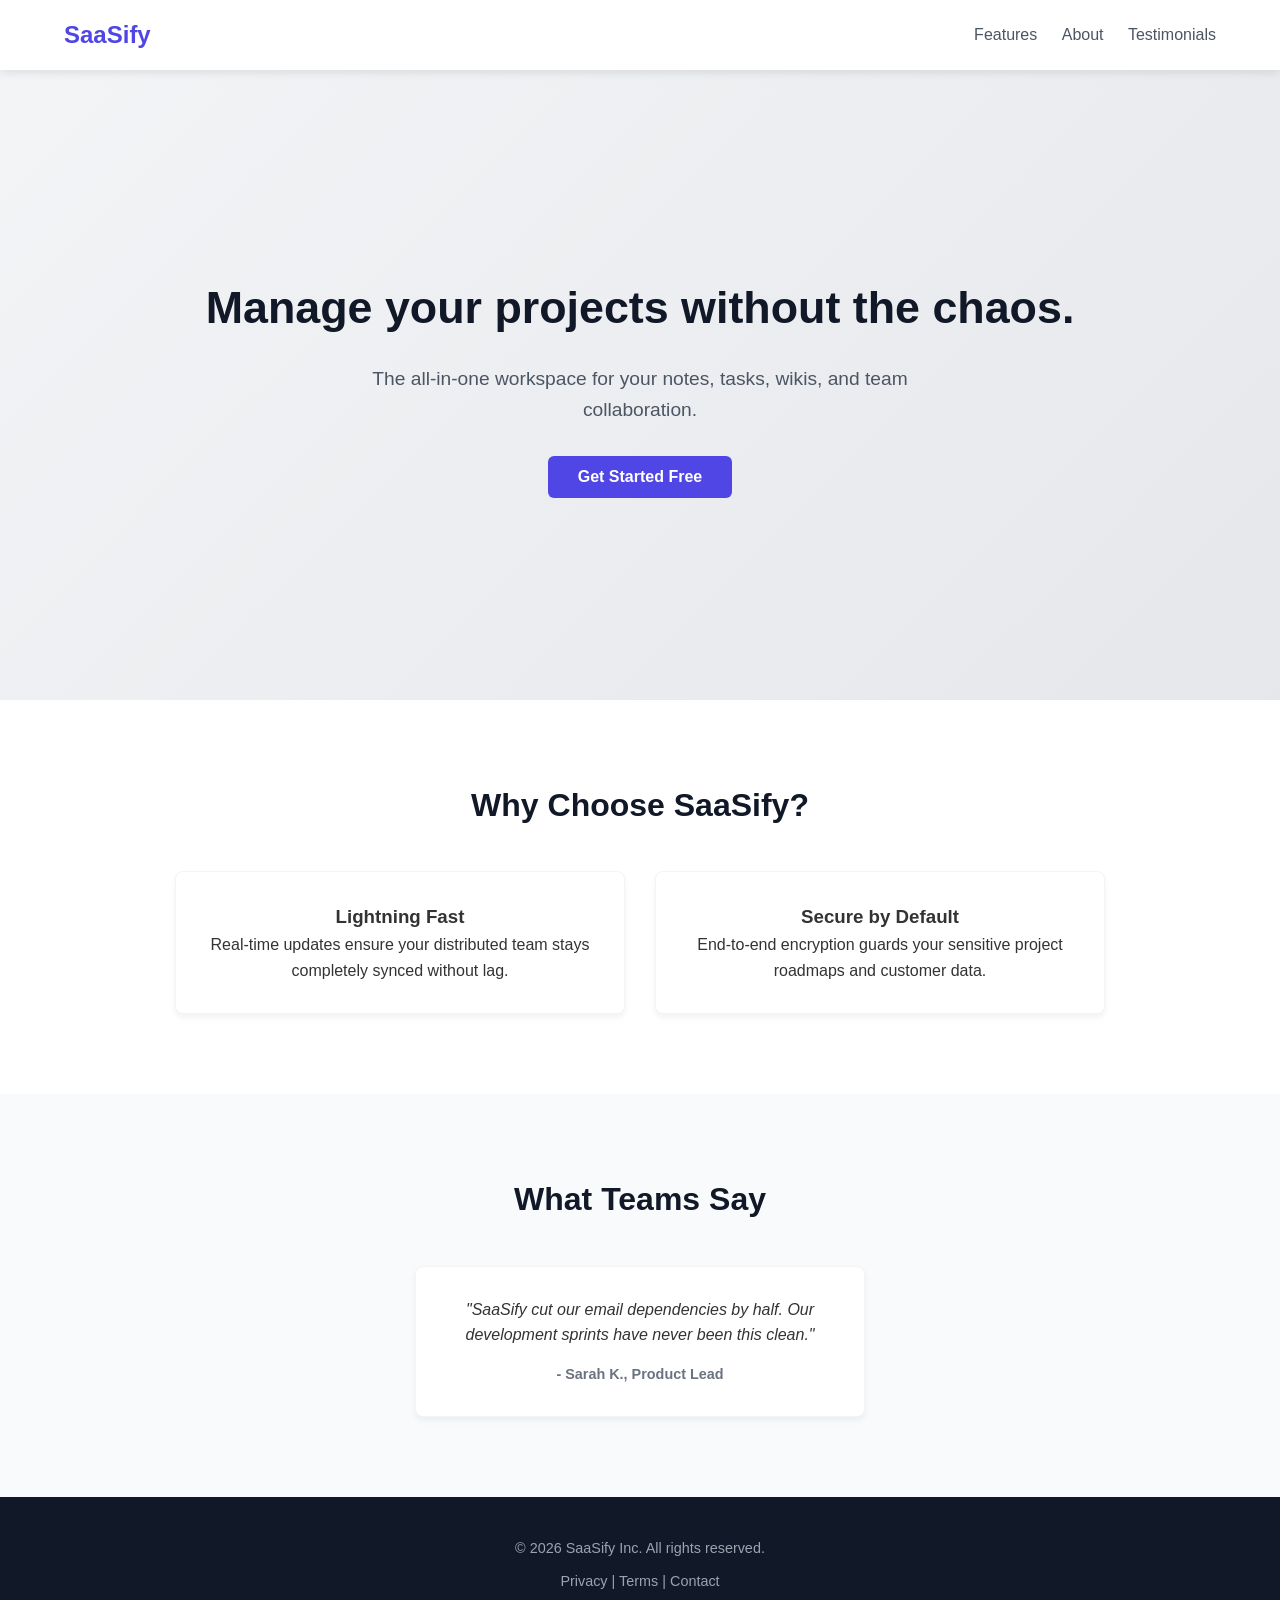
<file: WebDev-L1-LandingPage/index.html>
<!DOCTYPE html>
<html lang="en">
<head>
    <meta charset="UTF-8">
    <meta name="viewport" content="width=device-width, initial-scale=1.0">
    <title>SaaSify - Modern Project Management</title>
    <link rel="stylesheet" href="style.css">
</head>
<body>
    <!-- Fixed Navigation Bar -->
    <header class="navbar">
        <div class="logo">SaaSify</div>
        <nav>
            <a href="#features">Features</a>
            <a href="#about">About</a>
            <a href="#testimonials">Testimonials</a>
        </nav>
    </header>

    <!-- Hero Section -->
    <section class="hero">
        <div class="hero-content">
            <h1>Manage your projects without the chaos.</h1>
            <p>The all-in-one workspace for your notes, tasks, wikis, and team collaboration.</p>
            <button class="cta-btn">Get Started Free</button>
        </div>
    </section>

    <!-- Features Section -->
    <section id="features" class="section">
        <h2>Why Choose SaaSify?</h2>
        <div class="grid-container">
            <div class="card">
                <h3>Lightning Fast</h3>
                <p>Real-time updates ensure your distributed team stays completely synced without lag.</p>
            </div>
            <div class="card">
                <h3>Secure by Default</h3>
                <p>End-to-end encryption guards your sensitive project roadmaps and customer data.</p>
            </div>
        </div>
    </section>

    <!-- Testimonials Section -->
    <section id="testimonials" class="section alt-bg">
        <h2>What Teams Say</h2>
        <div class="grid-container">
            <div class="card testimonial">
                <p>"SaaSify cut our email dependencies by half. Our development sprints have never been this clean."</p>
                <span>- Sarah K., Product Lead</span>
            </div>
        </div>
    </section>

    <!-- Footer -->
    <footer>
        <p>&copy; 2026 SaaSify Inc. All rights reserved.</p>
        <div class="footer-links">
            <a href="#">Privacy</a> | <a href="#">Terms</a> | <a href="#">Contact</a>
        </div>
    </footer>
</body>
</html>
</file>
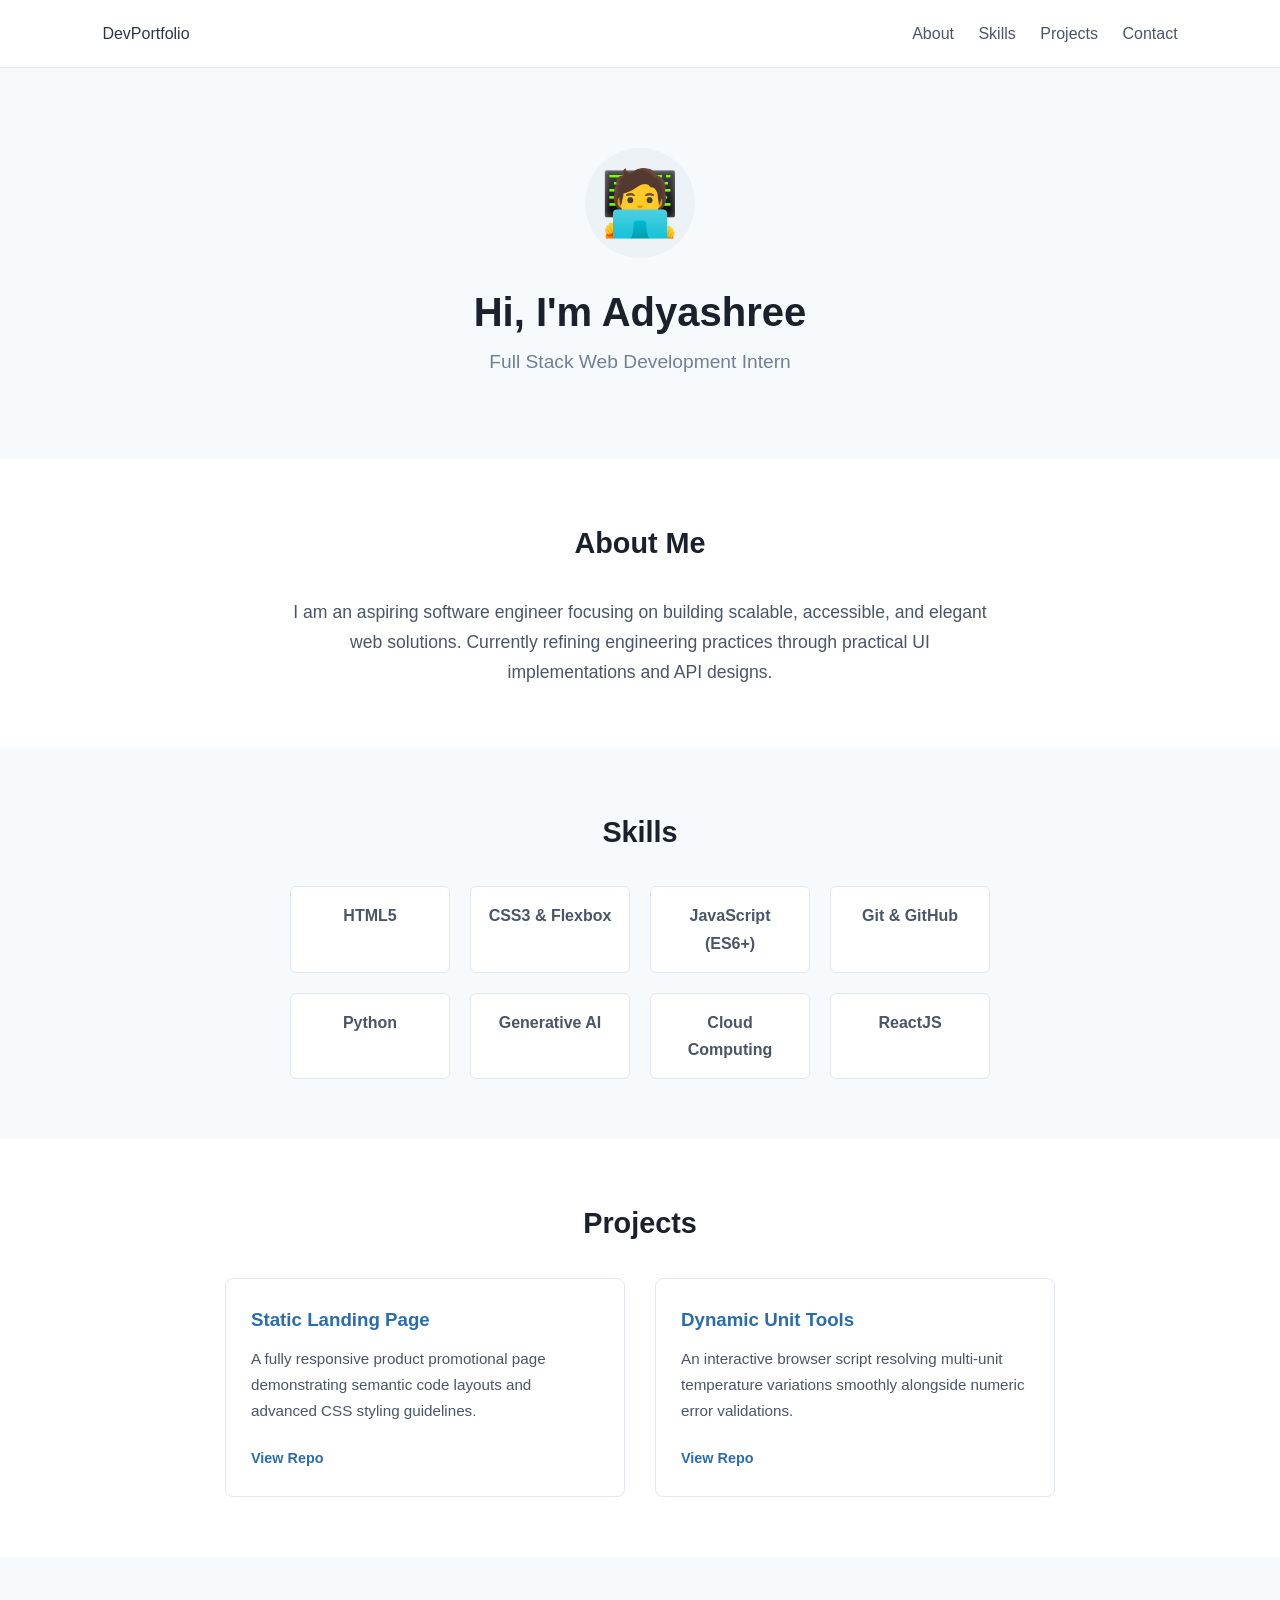
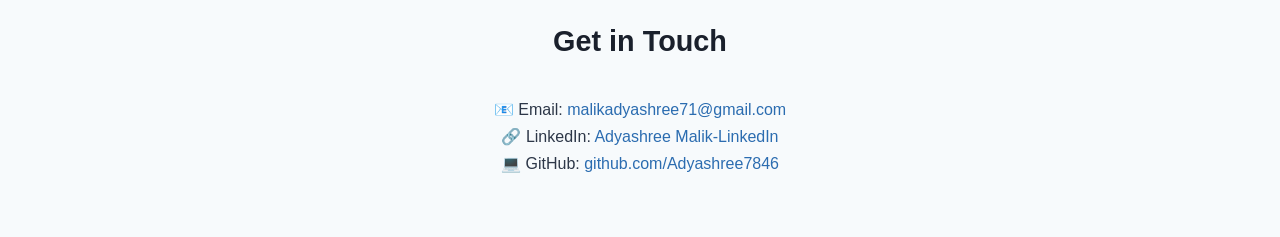
<file: WebDev-L1-PersonalPortfolio/index.html>
<!DOCTYPE html>
<html lang="en">

<head>
    <meta charset="UTF-8">
    <meta name="viewport" content="width=device-width, initial-scale=1.0">
    <title>My Portfolio</title>
    <link rel="stylesheet" href="style.css">
</head>

<body>
    <header class="portfolio-nav">
        <div class="logo">DevPortfolio</div>
        <nav>
            <a href="#about">About</a>
            <a href="#skills">Skills</a>
            <a href="#projects">Projects</a>
            <a href="#contact">Contact</a>
        </nav>
    </header>

    <!-- Hero / Profile -->
    <section class="profile-hero">
        <div class="avatar-placeholder">🧑‍💻</div>
        <h1>Hi, I'm Adyashree</h1>
        <p class="subtitle">Full Stack Web Development Intern</p>
    </section>

    <!-- About Me -->
    <section id="about" class="p-section">
        <h2>About Me</h2>
        <p class="about-text">I am an aspiring software engineer focusing on building scalable, accessible, and elegant
            web solutions. Currently refining engineering practices through practical UI implementations and API
            designs.</p>
    </section>

    <!-- Skills -->
    <section id="skills" class="p-section alt-p-bg">
        <h2>Skills</h2>
        <div class="skills-grid">
            <div class="skill-item">HTML5</div>
            <div class="skill-item">CSS3 & Flexbox</div>
            <div class="skill-item">JavaScript (ES6+)</div>
            <div class="skill-item">Git & GitHub</div>
            <div class="skill-item">Python</div>
            <div class="skill-item">Generative AI</div>
            <div class="skill-item">Cloud Computing</div>
            <div class="skill-item">ReactJS</div>
        </div>
    </section>

    <!-- Projects -->
    <section id="projects" class="p-section">
        <h2>Projects</h2>
        <div class="projects-container">
            <div class="proj-card">
                <h3>Static Landing Page</h3>
                <p>A fully responsive product promotional page demonstrating semantic code layouts and advanced CSS
                    styling guidelines.</p>
                <a href="#" class="proj-link">View Repo</a>
            </div>
            <div class="proj-card">
                <h3>Dynamic Unit Tools</h3>
                <p>An interactive browser script resolving multi-unit temperature variations smoothly alongside numeric
                    error validations.</p>
                <a href="#" class="proj-link">View Repo</a>
            </div>
        </div>
    </section>

    <!-- Contact -->
    <section id="contact" class="p-section alt-p-bg">
        <h2>Get in Touch</h2>
        <div class="contact-details">
            <p>📧 Email: <a href="mailto:your.email@example.com">malikadyashree71@gmail.com</a></p>
            <p>🔗 LinkedIn: <a href="#">Adyashree Malik-LinkedIn</a></p>
            <p>💻 GitHub: <a href="#">github.com/Adyashree7846</a></p>
        </div>
    </section>
</body>

</html>
</file>
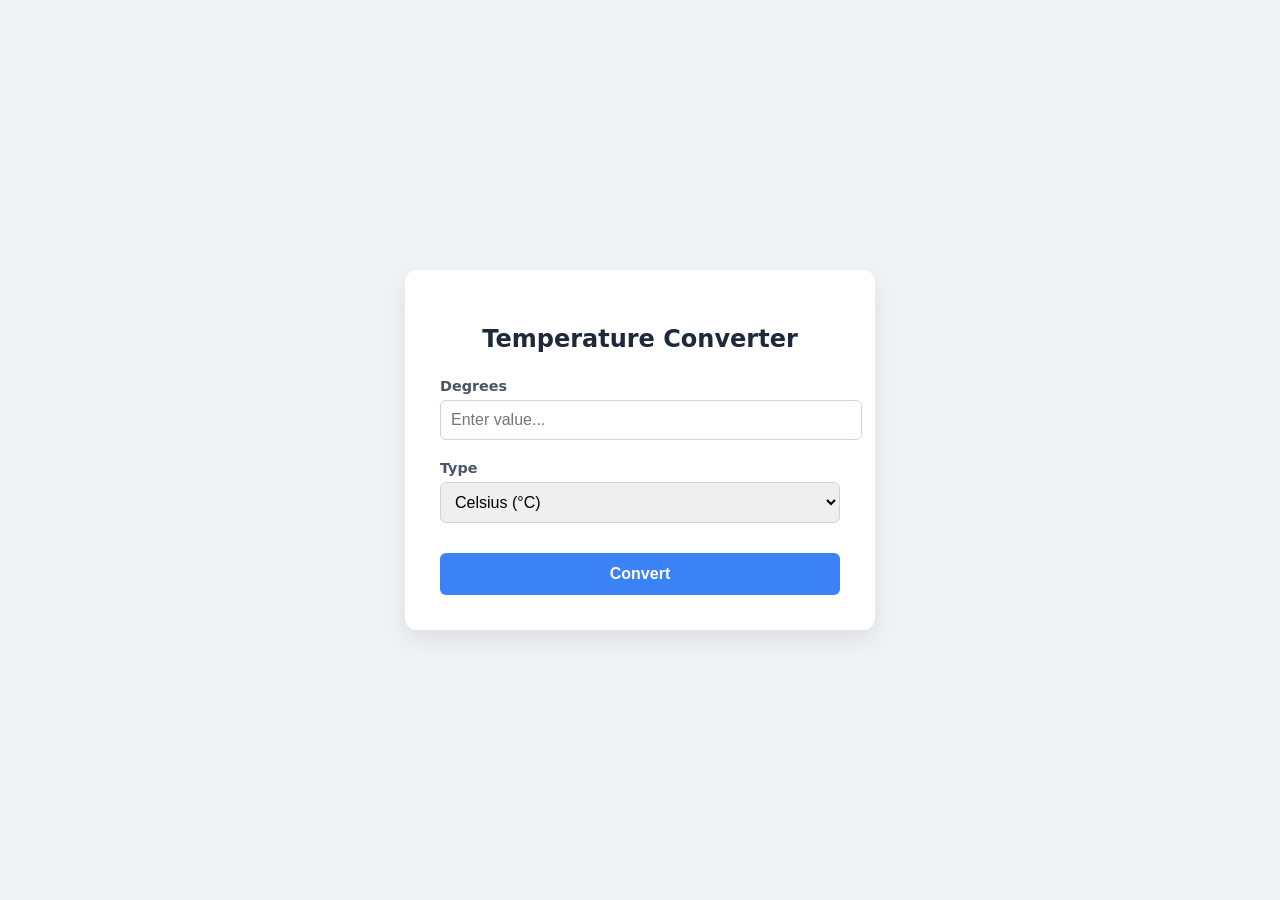
<file: WebDev-L1-TemperatureConverter/index.html>
<!DOCTYPE html>
<html lang="en">
<head>
    <meta charset="UTF-8">
    <meta name="viewport" content="width=device-width, initial-scale=1.0">
    <title>Temperature Converter Engine</title>
    <link rel="stylesheet" href="style.css">
</head>
<body>
    <div class="converter-box">
        <h2>Temperature Converter</h2>
        
        <!-- Input Group -->
        <div class="input-group">
            <label for="tempInput">Degrees</label>
            <input type="text" id="tempInput" placeholder="Enter value...">
        </div>

        <!-- Dropdowns -->
        <div class="input-group">
            <label for="inputUnit">Type</label>
            <select id="inputUnit">
                <option value="C">Celsius (°C)</option>
                <option value="F">Fahrenheit (°F)</option>
                <option value="K">Kelvin (K)</option>
            </select>
        </div>

        <button id="convertBtn">Convert</button>

        <!-- Dynamic Error / Result Fields -->
        <div id="errorMessage" class="error-box hidden"></div>
        
        <div id="resultsArea" class="results-box hidden">
            <h3>Converted Balances:</h3>
            <p id="res1"></p>
            <p id="res2"></p>
        </div>
    </div>

    <script src="script.js"></script>
</body>
</html>
</file>
<file: WebDev-L1-LandingPage/style.css>
* {
    box-sizing: border-box;
    margin: 0;
    padding: 0;
}

body {
    font-family: 'Segoe UI', Tahoma, Geneva, Verdana, sans-serif;
    color: #333;
    line-height: 1.6;
    padding-top: 70px; /* Space for fixed navbar */
}

/* Navbar */
.navbar {
    position: fixed;
    top: 0;
    left: 0;
    width: 100%;
    height: 70px;
    background: #ffffff;
    box-shadow: 0 2px 10px rgba(0,0,0,0.1);
    display: flex;
    justify-content: space-between;
    align-items: center;
    padding: 0 5%;
    z-index: 1000;
}

.logo {
    font-size: 1.5rem;
    font-weight: bold;
    color: #4f46e5;
}

.navbar nav a {
    text-decoration: none;
    color: #4b5563;
    margin-left: 20px;
    font-weight: 500;
    transition: color 0.2s;
}

.navbar nav a:hover {
    color: #4f46e5;
}

/* Hero Section */
.hero {
    background: linear-gradient(135deg, #f3f4f6 0%, #e5e7eb 100%);
    min-height: 70vh;
    display: flex;
    align-items: center;
    justify-content: center;
    text-align: center;
    padding: 40px 20px;
}

.hero-content h1 {
    font-size: 2.8rem;
    color: #111827;
    margin-bottom: 20px;
}

.hero-content p {
    font-size: 1.2rem;
    color: #4b5563;
    max-width: 600px;
    margin: 0 auto 30px auto;
}

.cta-btn {
    background: #4f46e5;
    color: #fff;
    padding: 12px 30px;
    border: none;
    border-radius: 6px;
    font-size: 1rem;
    font-weight: 600;
    cursor: pointer;
    transition: background 0.2s;
}

.cta-btn:hover {
    background: #4338ca;
}

/* Core Layouts */
.section {
    padding: 80px 10px;
    text-align: center;
}

.alt-bg {
    background-color: #f9fafb;
}

.section h2 {
    font-size: 2rem;
    margin-bottom: 40px;
    color: #111827;
}

.grid-container {
    display: flex;
    flex-wrap: wrap;
    justify-content: center;
    gap: 30px;
    max-width: 1100px;
    margin: 0 auto;
}

.card {
    background: #fff;
    padding: 30px;
    border-radius: 8px;
    box-shadow: 0 4px 6px rgba(0,0,0,0.05);
    flex: 1 1 300px;
    max-width: 450px;
    border: 1px solid #f3f4f6;
}

.testimonial p {
    font-style: italic;
}

.testimonial span {
    display: block;
    margin-top: 15px;
    font-weight: bold;
    font-size: 0.9rem;
    color: #6b7280;
}

/* Footer */
footer {
    background: #111827;
    color: #9ca3af;
    padding: 40px 20px;
    text-align: center;
    font-size: 0.9rem;
}

.footer-links {
    margin-top: 10px;
}

.footer-links a {
    color: #9ca3af;
    text-decoration: none;
}

/* Mobile Responsive */
@media (max-width: 640px) {
    .hero-content h1 { font-size: 2rem; }
    .hero-content p { font-size: 1rem; }
}
</file>
<file: WebDev-L1-PersonalPortfolio/style.css>
html {
    scroll-behavior: smooth;
}

* {
    box-sizing: border-box;
    margin: 0;
    padding: 0;
}

body {
    font-family: -apple-system, BlinkMacSystemFont, "Segoe UI", Roboto, Helvetica, Arial, sans-serif;
    color: #2d3748;
    line-height: 1.7;
    background-color: #fff;
}

.portfolio-nav {
    display: flex;
    justify-content: space-between;
    align-items: center;
    padding: 20px 8%;
    background: #fff;
    border-bottom: 1px solid #e2e8f0;
}

.portfolio-nav nav a {
    text-decoration: none;
    color: #4a5568;
    margin-left: 20px;
    font-weight: 500;
}

.profile-hero {
    text-align: center;
    padding: 80px 20px;
    background: #f7fafc;
}

.avatar-placeholder {
    font-size: 4rem;
    background: #edf2f7;
    width: 110px;
    height: 110px;
    line-height: 110px;
    border-radius: 50%;
    margin: 0 auto 20px auto;
}

.profile-hero h1 {
    font-size: 2.5rem;
    color: #1a202c;
}

.subtitle {
    font-size: 1.2rem;
    color: #718096;
}

.p-section {
    padding: 60px 10%;
    text-align: center;
}

.p-section h2 {
    font-size: 1.8rem;
    margin-bottom: 30px;
    color: #1a202c;
    position: relative;
}

.about-text {
    max-width: 700px;
    margin: 0 auto;
    font-size: 1.1rem;
    color: #4a5568;
}

.alt-p-bg {
    background-color: #f7fafc;
}

/* Skills System */
.skills-grid {
    display: grid;
    grid-template-columns: repeat(auto-fit, minmax(140px, 1fr));
    gap: 20px;
    max-width: 700px;
    margin: 0 auto;
}

.skill-item {
    background: #fff;
    padding: 15px;
    border-radius: 6px;
    border: 1px solid #e2e8f0;
    font-weight: 600;
    color: #4a5568;
}

/* Projects System */
.projects-container {
    display: flex;
    flex-wrap: wrap;
    gap: 30px;
    justify-content: center;
}

.proj-card {
    background: #fff;
    border: 1px solid #e2e8f0;
    padding: 25px;
    border-radius: 8px;
    text-align: left;
    max-width: 400px;
    flex: 1 1 300px;
}

.proj-card h3 {
    margin-bottom: 10px;
    color: #2b6cb0;
}

.proj-card p {
    font-size: 0.95rem;
    margin-bottom: 20px;
    color: #4a5568;
}

.proj-link {
    color: #2b6cb0;
    text-decoration: none;
    font-weight: bold;
    font-size: 0.9rem;
}

.contact-details a {
    color: #2b6cb0;
    text-decoration: none;
}
</file>
<file: WebDev-L1-TemperatureConverter/style.css>
body {
    font-family: system-ui, sans-serif;
    background-color: #f0f2f5;
    min-height: 100vh;
    display: flex;
    align-items: center;
    justify-content: center;
    margin: 0;
}

.converter-box {
    background: #fff;
    padding: 35px;
    border-radius: 12px;
    box-shadow: 0 10px 25px rgba(0,0,0,0.08);
    width: 100%;
    max-width: 400px;
}

h2 {
    text-align: center;
    margin-bottom: 25px;
    color: #1e293b;
}

.input-group {
    margin-bottom: 20px;
}

label {
    display: block;
    margin-bottom: 6px;
    font-weight: 600;
    color: #475569;
    font-size: 0.9rem;
}

input[type="text"], select {
    width: 100%;
    padding: 10px;
    border: 1px solid #cbd5e1;
    border-radius: 6px;
    font-size: 1rem;
    outline: none;
}

input[type="text"]:focus, select:focus {
    border-color: #3b82f6;
}

button {
    width: 100%;
    padding: 12px;
    background-color: #3b82f6;
    color: #fff;
    border: none;
    border-radius: 6px;
    font-size: 1rem;
    font-weight: bold;
    cursor: pointer;
    margin-top: 10px;
}

button:hover {
    background-color: #2563eb;
}

.hidden {
    display: none !important;
}

.error-box {
    background-color: #fee2e2;
    color: #991b1b;
    padding: 12px;
    border-radius: 6px;
    margin-top: 20px;
    font-size: 0.9rem;
    border-left: 4px solid #dc2626;
}

.results-box {
    background-color: #f8fafc;
    border: 1px solid #e2e8f0;
    padding: 15px;
    border-radius: 6px;
    margin-top: 20px;
}

.results-box h3 {
    font-size: 1rem;
    color: #334155;
    margin-bottom: 10px;
}

.results-box p {
    font-size: 1.1rem;
    color: #0f172a;
    font-weight: 500;
    margin-bottom: 5px;
}
</file>
